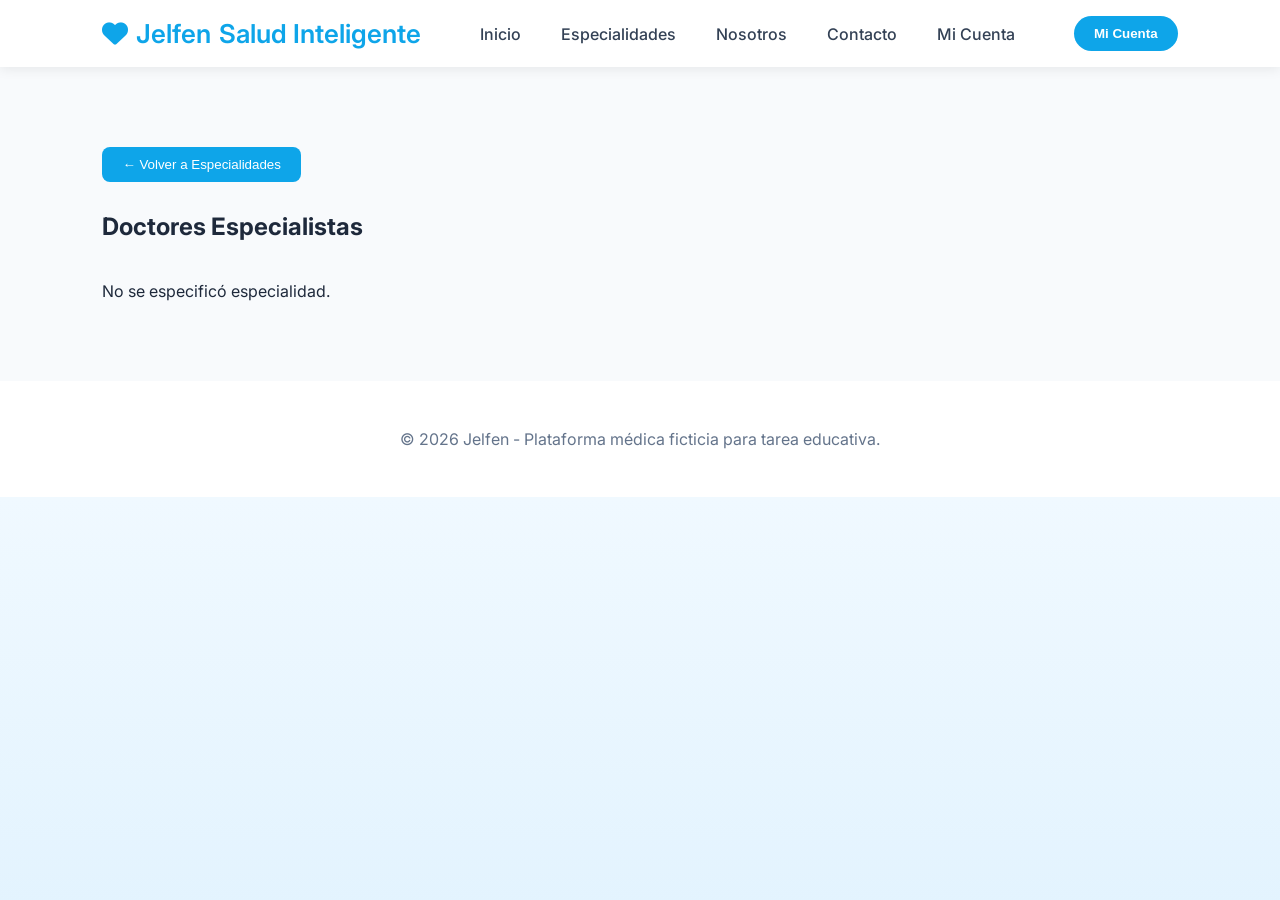
<file: doctores-especialidad.html>
<!DOCTYPE html>
<html lang="es">

<head>
    <meta charset="UTF-8">
    <meta name="viewport" content="width=device-width, initial-scale=1.0">
    <title>Doctores por Especialidad - Jelfen</title>
    <link href="https://fonts.googleapis.com/css2?family=Inter:wght@300;400;500;600&display=swap" rel="stylesheet">
    <link rel="stylesheet" href="https://cdnjs.cloudflare.com/ajax/libs/font-awesome/6.5.0/css/all.min.css">
    <link rel="stylesheet" href="css/styles.css">
</head>

<body>
    <header>
        <div class="logo" onclick="window.location.href='index.html'">
            <i class="fas fa-heart"></i> Jelfen
            <span>Salud Inteligente</span>
        </div>
        <nav>
            <a href="index.html">Inicio</a>
            <a href="especialidades.html">Especialidades</a>
            <a href="nosotros.html">Nosotros</a>
            <a href="#">Contacto</a>
            <a href="#">Mi Cuenta</a>
        </nav>
        <button class="mi-cuenta-btn">Mi Cuenta</button>
    </header>

    <section class="doctores-especialidad">
        <div class="container">
            <button class="back" onclick="window.location.href='especialidades.html'">← Volver a Especialidades</button>
            <h1 id="tituloEspecialidad">Doctores Especialistas</h1>
            <div class="doctors-grid" id="doctoresGrid"></div>
        </div>
    </section>

    <footer>
        © 2026 Jelfen - Plataforma médica ficticia para tarea educativa.
    </footer>

    <script type="module">
        import { doctors } from './js/data.js';

        const params = new URLSearchParams(window.location.search);
        const spec = params.get('spec');

        if (spec) {
            document.getElementById('tituloEspecialidad').textContent = `Doctores en ${spec}`;
            const filtrados = doctors.filter(d => d.spec.toLowerCase().includes(spec.toLowerCase()));

            let html = "";
            filtrados.forEach((d, i) => {
                const globalIndex = doctors.indexOf(d);
                html += `
                    <div class="card">
                        <img src="${d.img}" alt="${d.name}">
                        <h3>${d.name}</h3>
                        <div class="spec">${d.spec}</div>
                        <div class="rating">${'★'.repeat(Math.floor(d.rating))}${'☆'.repeat(5 - Math.floor(d.rating))} <span>(${d.rating})</span></div>
                        <button class="profile-btn" onclick="window.location.href='perfil.html?id=${globalIndex}'">Ver Perfil</button>
                    </div>
                `;
            });

            document.getElementById('doctoresGrid').innerHTML = html || "<p>No se encontraron doctores en esta especialidad.</p>";
        } else {
            document.getElementById('doctoresGrid').innerHTML = "<p>No se especificó especialidad.</p>";
        }
    </script>
</body>

</html>
</file>
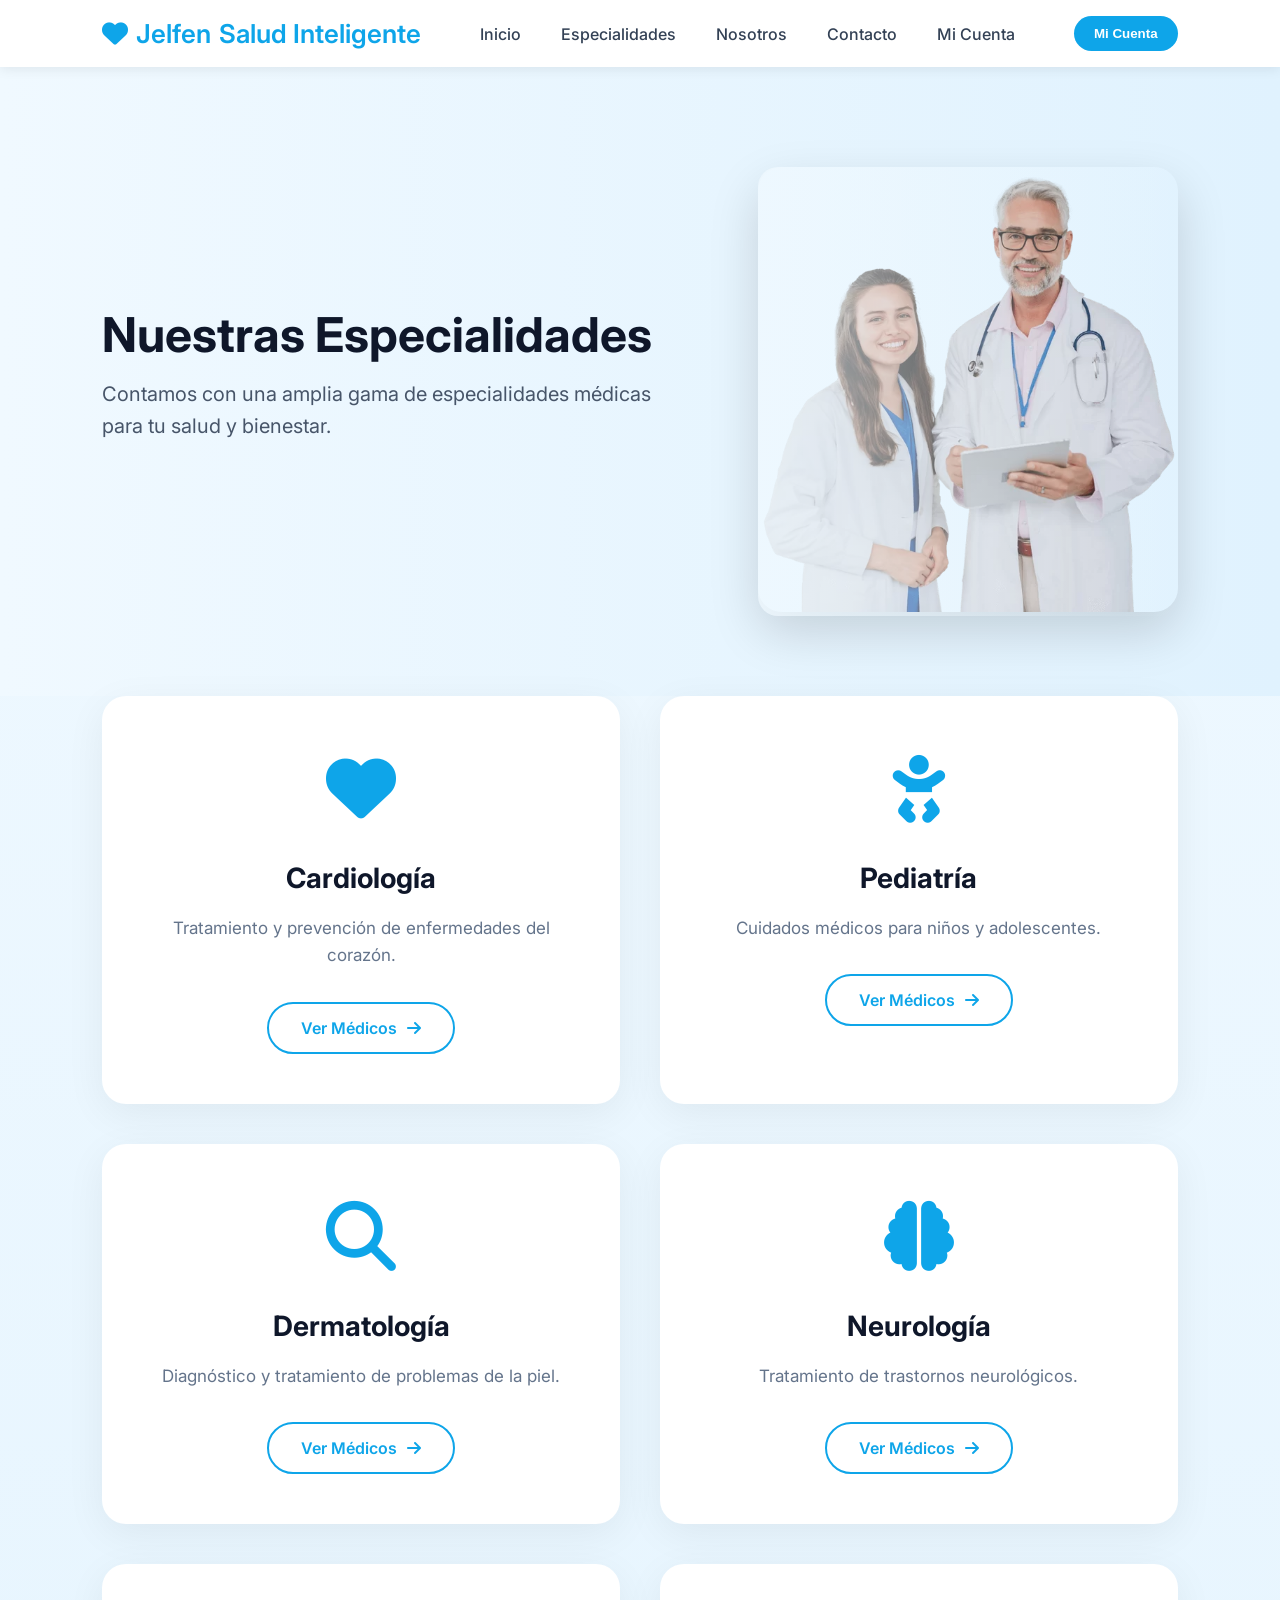
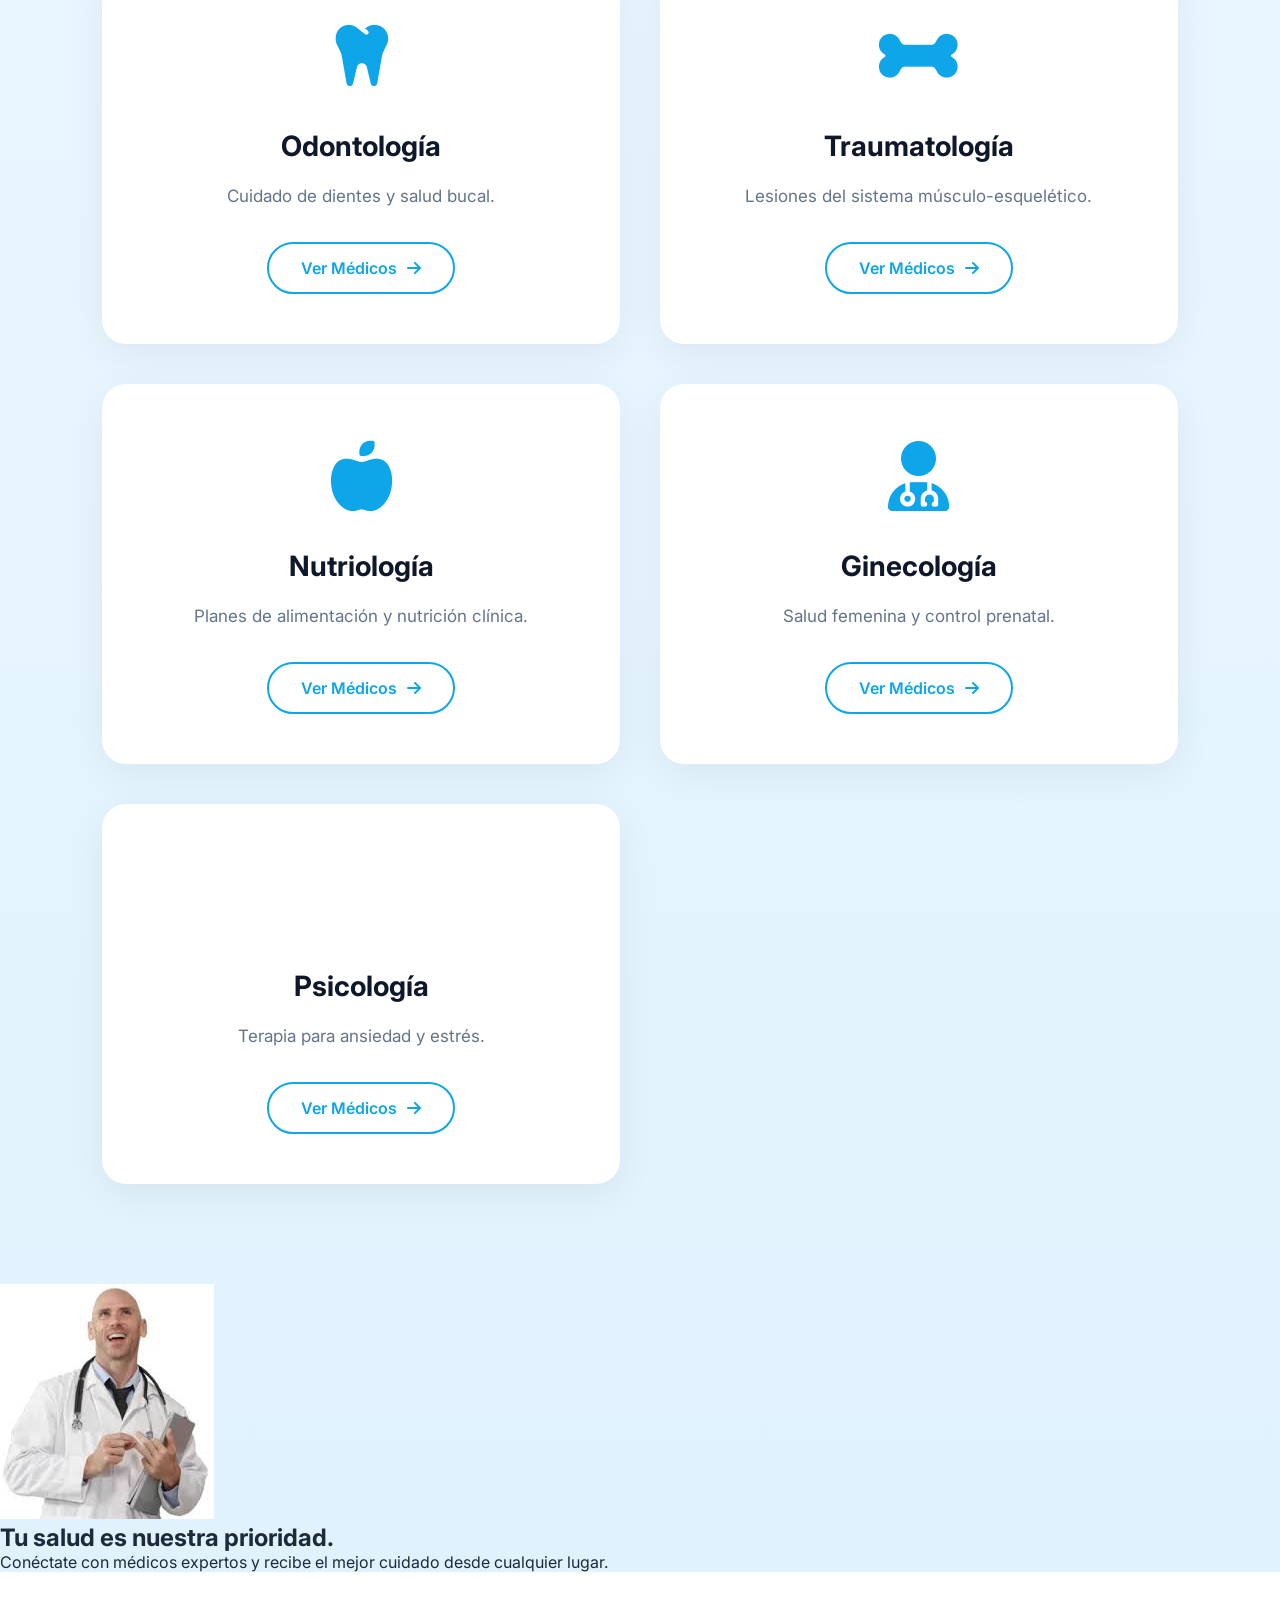
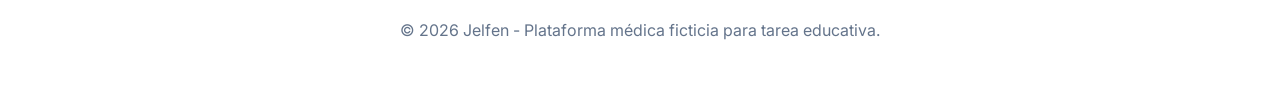
<file: especialidades.html>
<!DOCTYPE html>
<html lang="es">

<head>
    <meta charset="UTF-8">
    <meta name="viewport" content="width=device-width, initial-scale=1.0">
    <title>Especialidades - Jelfen Salud Inteligente</title>
    <link href="https://fonts.googleapis.com/css2?family=Inter:wght@300;400;500;600;700&display=swap" rel="stylesheet">
    <link rel="stylesheet" href="https://cdnjs.cloudflare.com/ajax/libs/font-awesome/6.5.0/css/all.min.css">
    <link rel="stylesheet" href="css/styles.css">
</head>

<body>
    <header>
        <div class="logo" onclick="window.location.href='index.html'">
            <i class="fas fa-heart"></i> Jelfen
            <span>Salud Inteligente</span>
        </div>
        <nav>
            <a href="index.html">Inicio</a>
            <a href="especialidades.html">Especialidades</a>
            <a href="nosotros.html">Nosotros</a>
            <a href="#">Contacto</a>
            <a href="#">Mi Cuenta</a>
        </nav>
        <button class="mi-cuenta-btn">Mi Cuenta</button>
    </header>

    <section class="especialidades-hero">
        <div class="hero-content">
            <h1>Nuestras Especialidades</h1>
            <p>Contamos con una amplia gama de especialidades médicas<br>para tu salud y bienestar.</p>
        </div>
        <div class="hero-image">
            <img src="images/especialidades.webp" alt="Doctora Jelfen">
        </div>
    </section>

    <section class="especialidades-grid">
        <div class="especialidad-card">
            <div class="icon"><i class="fas fa-heart"></i></div>
            <h3>Cardiología</h3>
            <p>Tratamiento y prevención de enfermedades del corazón.</p>
            <a href="doctores-especialidad.html?spec=Cardióloga" class="ver-btn">Ver Médicos <i
                    class="fas fa-arrow-right"></i></a>
        </div>

        <div class="especialidad-card">
            <div class="icon"><i class="fas fa-baby"></i></div>
            <h3>Pediatría</h3>
            <p>Cuidados médicos para niños y adolescentes.</p>
            <a href="doctores-especialidad.html?spec=Pediatra" class="ver-btn">Ver Médicos <i
                    class="fas fa-arrow-right"></i></a>
        </div>

        <div class="especialidad-card">
            <div class="icon"><i class="fas fa-search"></i></div>
            <h3>Dermatología</h3>
            <p>Diagnóstico y tratamiento de problemas de la piel.</p>
            <a href="doctores-especialidad.html?spec=Dermatóloga" class="ver-btn">Ver Médicos <i
                    class="fas fa-arrow-right"></i></a>
        </div>

        <div class="especialidad-card">
            <div class="icon"><i class="fas fa-brain"></i></div>
            <h3>Neurología</h3>
            <p>Tratamiento de trastornos neurológicos.</p>
            <a href="doctores-especialidad.html?spec=Neurólogo" class="ver-btn">Ver Médicos <i
                    class="fas fa-arrow-right"></i></a>
        </div>

        <div class="especialidad-card">
            <div class="icon"><i class="fas fa-tooth"></i></div>
            <h3>Odontología</h3>
            <p>Cuidado de dientes y salud bucal.</p>
            <a href="doctores-especialidad.html?spec=Odontólogo" class="ver-btn">Ver Médicos <i
                    class="fas fa-arrow-right"></i></a>
        </div>

        <div class="especialidad-card">
            <div class="icon"><i class="fas fa-bone"></i></div>
            <h3>Traumatología</h3>
            <p>Lesiones del sistema músculo-esquelético.</p>
            <a href="doctores-especialidad.html?spec=Traumatólogo" class="ver-btn">Ver Médicos <i
                    class="fas fa-arrow-right"></i></a>
        </div>

        <div class="especialidad-card">
            <div class="icon"><i class="fas fa-apple-alt"></i></div>
            <h3>Nutriología</h3>
            <p>Planes de alimentación y nutrición clínica.</p>
            <a href="doctores-especialidad.html?spec=Nutrióloga" class="ver-btn">Ver Médicos <i
                    class="fas fa-arrow-right"></i></a>
        </div>

        <div class="especialidad-card">
            <div class="icon"><i class="fas fa-user-md"></i></div>
            <h3>Ginecología</h3>
            <p>Salud femenina y control prenatal.</p>
            <a href="doctores-especialidad.html?spec=Ginecóloga" class="ver-btn">Ver Médicos <i
                    class="fas fa-arrow-right"></i></a>
        </div>

        <div class="especialidad-card">
            <div class="icon"><i class="fas fa-head-side-brain"></i></div>
            <h3>Psicología</h3>
            <p>Terapia para ansiedad y estrés.</p>
            <a href="doctores-especialidad.html?spec=Psicóloga" class="ver-btn">Ver Médicos <i
                    class="fas fa-arrow-right"></i></a>
        </div>
    </section>

    <section class="prioridad">
        <div class="prioridad-content">
            <img src="images/curioso.jpg" alt="Doctor y paciente">
            <div class="prioridad-text">
                <h2>Tu salud es nuestra prioridad.</h2>
                <p>Conéctate con médicos expertos y recibe el mejor cuidado desde cualquier lugar.</p>
            </div>
        </div>
    </section>

    <footer>
        © 2026 Jelfen - Plataforma médica ficticia para tarea educativa.
    </footer>
</body>

</html>
</file>
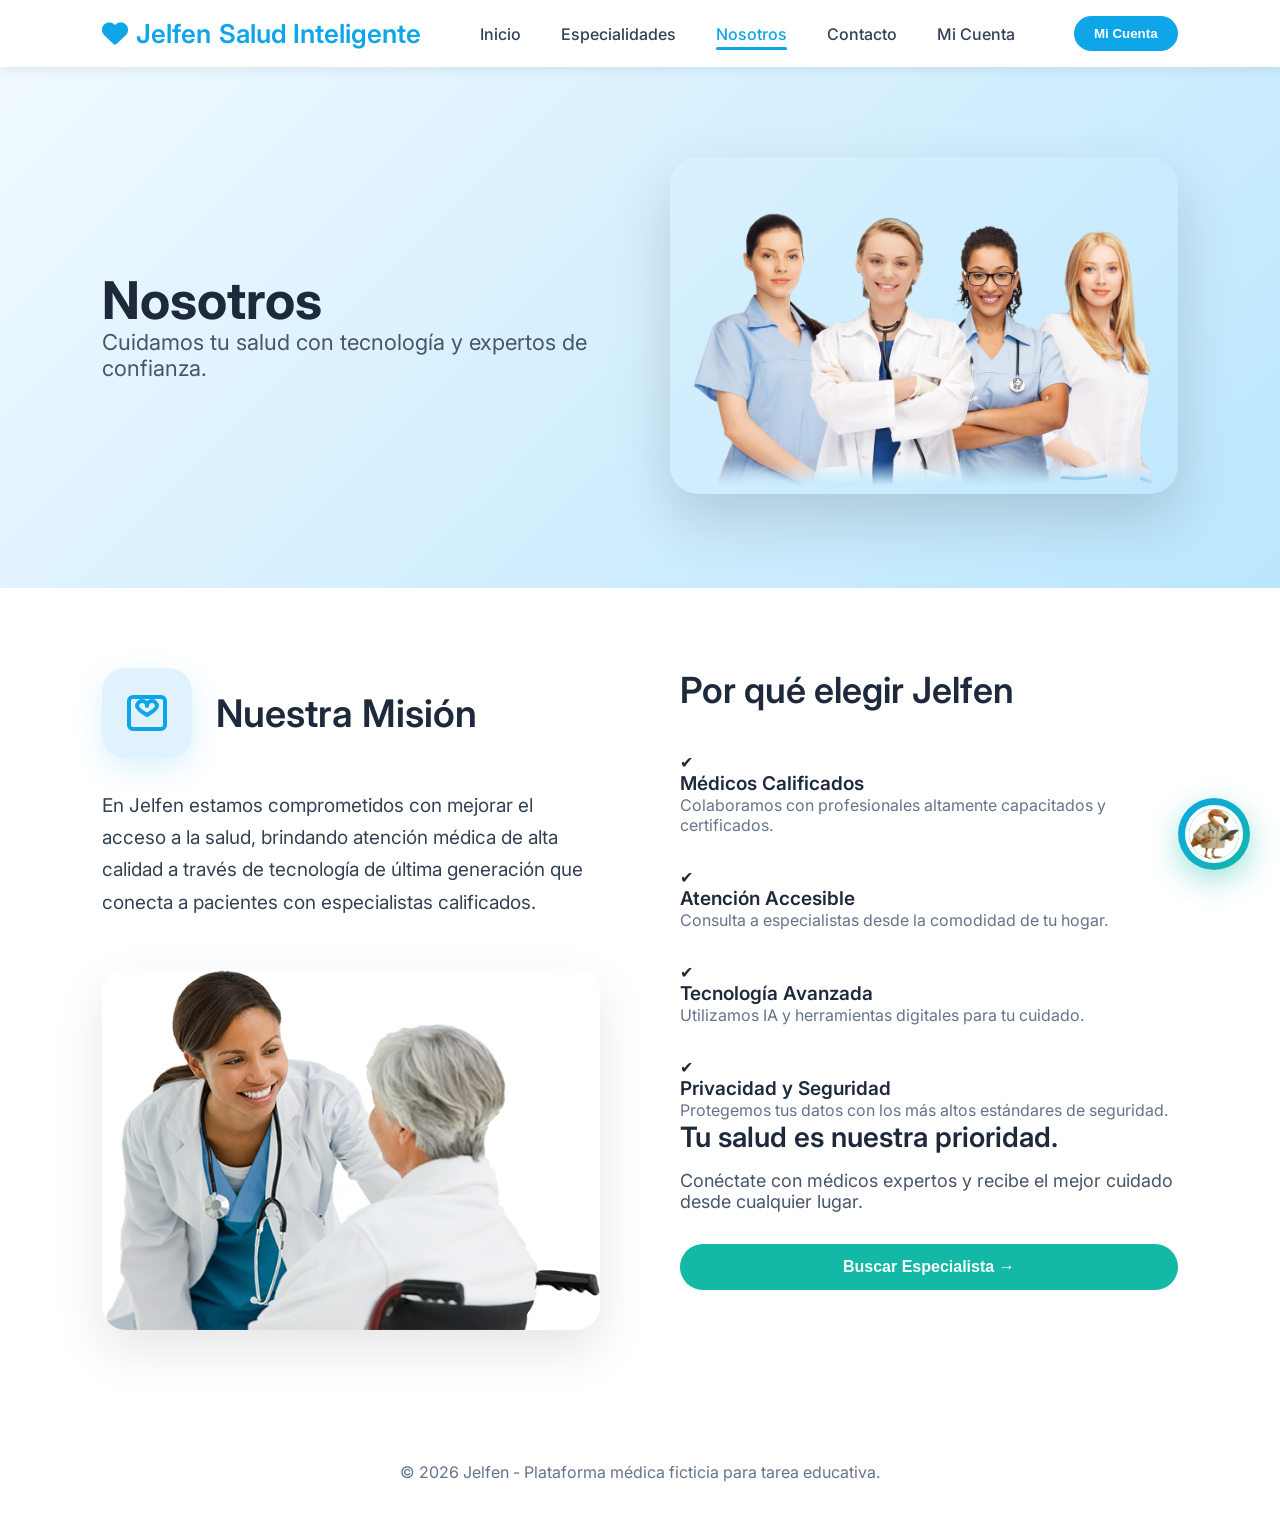
<file: nosotros.html>
<!DOCTYPE html>
<html lang="es">

<head>
    <meta charset="UTF-8">
    <meta name="viewport" content="width=device-width, initial-scale=1.0">
    <title>Nosotros - Jelfen Salud Inteligente</title>
    <link href="https://fonts.googleapis.com/css2?family=Inter:wght@300;400;500;600;700&display=swap" rel="stylesheet">
    <link rel="stylesheet" href="https://cdnjs.cloudflare.com/ajax/libs/font-awesome/6.5.0/css/all.min.css">
    <link rel="stylesheet" href="css/styles.css">
    <style>
        /* ==================== ESTILOS ESPECÍFICOS NOSOTROS ==================== */
        .nosotros-hero {
            padding: 90px 8%;
            background: linear-gradient(135deg, #f0f9ff 0%, #bae6fd 100%);
            display: flex;
            align-items: center;
            gap: 60px;
        }

        .nosotros-hero h1 {
            font-size: 52px;
            font-weight: 700;
            color: #1e293b;
            line-height: 1.05;
        }

        .nosotros-hero p {
            font-size: 22px;
            color: #475569;
            max-width: 520px;
        }

        .mision-icon {
            width: 90px;
            height: 90px;
            background: #e0f2fe;
            border-radius: 24px;
            display: flex;
            align-items: center;
            justify-content: center;
            box-shadow: 0 10px 30px rgba(14, 165, 233, 0.15);
        }

        .check-item {
            transition: all 0.3s ease;
        }

        .check-item:hover {
            transform: translateX(8px);
        }

        .priority-box button {
            transition: all 0.3s ease;
        }

        .priority-box button:hover {
            transform: scale(1.05);
            box-shadow: 0 15px 40px rgba(20, 184, 166, 0.4);
        }
    </style>
</head>

<body>

    <!-- HEADER (exacto como en tus otras páginas) -->
    <header>
        <div class="logo" onclick="window.location.href='index.html'">
            <i class="fas fa-heart"></i> Jelfen
            <span>Salud Inteligente</span>
        </div>
        <nav>
            <a href="index.html">Inicio</a>
            <a href="especialidades.html">Especialidades</a>
            <a href="nosotros.html" class="active">Nosotros</a>
            <a href="#">Contacto</a>
            <a href="#">Mi Cuenta</a>
        </nav>
        <button class="mi-cuenta-btn">Mi Cuenta</button>
    </header>

    <!-- HERO -->
    <section class="nosotros-hero">
        <div
            style="max-width:1280px; margin:0 auto; width:100%; display:grid; grid-template-columns:1fr 1fr; gap:60px; align-items:center;">
            <div>
                <h1>Nosotros</h1>
                <p>Cuidamos tu salud con tecnología y expertos de confianza.</p>
            </div>
            <div>
                <img src="images/equipo-nosotros.png" alt="Equipo Jelfen"
                    style="width:100%; border-radius:28px; box-shadow:0 25px 60px rgba(0,0,0,0.15);">
            </div>
        </div>
    </section>

    <!-- CONTENIDO -->
    <section style="padding:80px 8%; background:white;">
        <div style="max-width:1280px; margin:0 auto; display:grid; grid-template-columns:1fr 1fr; gap:80px;">

            <!-- IZQUIERDA -->
            <div>
                <div style="display:flex; align-items:center; gap:24px; margin-bottom:32px;">
                    <div class="mision-icon">
                        <svg xmlns="http://www.w3.org/2000/svg" width="48" height="48" viewBox="0 0 24 24" fill="none"
                            stroke="#0ea5e9" stroke-width="2" stroke-linecap="round" stroke-linejoin="round">
                            <rect x="3" y="4" width="18" height="16" rx="2" />
                            <path
                                d="M12 8.5C12 7 13 6 14.5 6C16 6 17 7.5 17 8.5C17 10 12 13 12 13C12 13 7 10 7 8.5C7 7.5 8 6 9.5 6C11 6 12 7 12 8.5Z" />
                        </svg>
                    </div>
                    <h2 style="font-size:38px; font-weight:600; color:#1e293b;">Nuestra Misión</h2>
                </div>
                <p style="font-size:19px; line-height:1.7; color:#334155;">
                    En Jelfen estamos comprometidos con mejorar el acceso a la salud,
                    brindando atención médica de alta calidad a través de tecnología de última generación
                    que conecta a pacientes con especialistas calificados.
                </p>

                <img src="images/doctor-paciente.png" alt="Atención personalizada"
                    style="margin-top:50px; width:100%; border-radius:24px; box-shadow:0 20px 50px rgba(0,0,0,0.1);">
            </div>

            <!-- DERECHA -->
            <div>
                <h3 style="font-size:36px; font-weight:600; margin-bottom:40px; color:#1e293b;">Por qué elegir Jelfen
                </h3>

                <div style="display:flex; flex-direction:column; gap:32px;">
                    <div class="check-item">
                        <div class="check-circle">✔</div>
                        <div>
                            <h4 style="font-weight:600; font-size:19px;">Médicos Calificados</h4>
                            <p style="color:#64748b;">Colaboramos con profesionales altamente capacitados y
                                certificados.</p>
                        </div>
                    </div>
                    <div class="check-item">
                        <div class="check-circle">✔</div>
                        <div>
                            <h4 style="font-weight:600; font-size:19px;">Atención Accesible</h4>
                            <p style="color:#64748b;">Consulta a especialistas desde la comodidad de tu hogar.</p>
                        </div>
                    </div>
                    <div class="check-item">
                        <div class="check-circle">✔</div>
                        <div>
                            <h4 style="font-weight:600; font-size:19px;">Tecnología Avanzada</h4>
                            <p style="color:#64748b;">Utilizamos IA y herramientas digitales para tu cuidado.</p>
                        </div>
                    </div>
                    <div class="check-item">
                        <div class="check-circle">✔</div>
                        <div>
                            <h4 style="font-weight:600; font-size:19px;">Privacidad y Seguridad</h4>
                            <p style="color:#64748b;">Protegemos tus datos con los más altos estándares de seguridad.
                            </p>
                        </div>
                    </div>
                </div>

                <!-- BOTÓN MEJORADO -->
                <div class="priority-box">
                    <h3 style="font-size:28px; font-weight:600; color:#1e293b;">Tu salud es nuestra prioridad.</h3>
                    <p style="font-size:18px; color:#475569; margin-top:16px;">
                        Conéctate con médicos expertos y recibe el mejor cuidado desde cualquier lugar.
                    </p>
                    <button onclick="window.location.href='especialidades.html'" class="buscar-btn"
                        style="margin-top:32px; width:100%;">
                        Buscar Especialista →
                    </button>
                </div>
            </div>
        </div>
    </section>

    <!-- CHAT (ahora 100% consistente con styles.css) -->
    <div class="chat-toggle" onclick="toggleChat()">
        <img src="images/flamingo.png" alt="Jelfen">
    </div>

    <div class="chat" id="chat">
        <div class="chat-header" onclick="toggleChat()">
            <img src="images/flamingo.png" class="chat-mascot" alt="Jelfen">
            <span>IA Jelfen</span>
        </div>
        <div class="chat-messages" id="messages"></div>
        <div class="chat-input">
            <input id="input" placeholder="Describe tus síntomas..." onkeypress="if(event.key === 'Enter') send()">
            <button onclick="send()">Enviar</button>
        </div>
    </div>

    <!-- FOOTER (igual que en especialidades.html e index.html) -->
    <footer>
        © 2026 Jelfen - Plataforma médica ficticia para tarea educativa.
    </footer>

    <script>
        // ==================== CHAT IA (corregido con clases reales de tu CSS) ====================
        function toggleChat() {
            const chat = document.getElementById('chat');
            chat.style.display = (chat.style.display === 'block') ? 'none' : 'block';
        }

        function send() {
            const input = document.getElementById('input');
            const messages = document.getElementById('messages');

            if (input.value.trim() !== '') {
                const userMsg = document.createElement('div');
                userMsg.className = 'user';
                userMsg.textContent = input.value;
                messages.appendChild(userMsg);
                messages.scrollTop = messages.scrollHeight;

                setTimeout(() => {
                    const iaMsg = document.createElement('div');
                    iaMsg.className = 'bot';
                    iaMsg.textContent = '¡Hola! Soy Jelfen IA. ¿En qué puedo ayudarte con tu salud hoy?';
                    messages.appendChild(iaMsg);
                    messages.scrollTop = messages.scrollHeight;
                }, 700);

                input.value = '';
            }
        }

        window.onload = function () {
            document.getElementById('chat').style.display = 'none';
            console.log("✅ Nosotros mejorada y cargada correctamente");
        };
    </script>
</body>

</html>
</file>
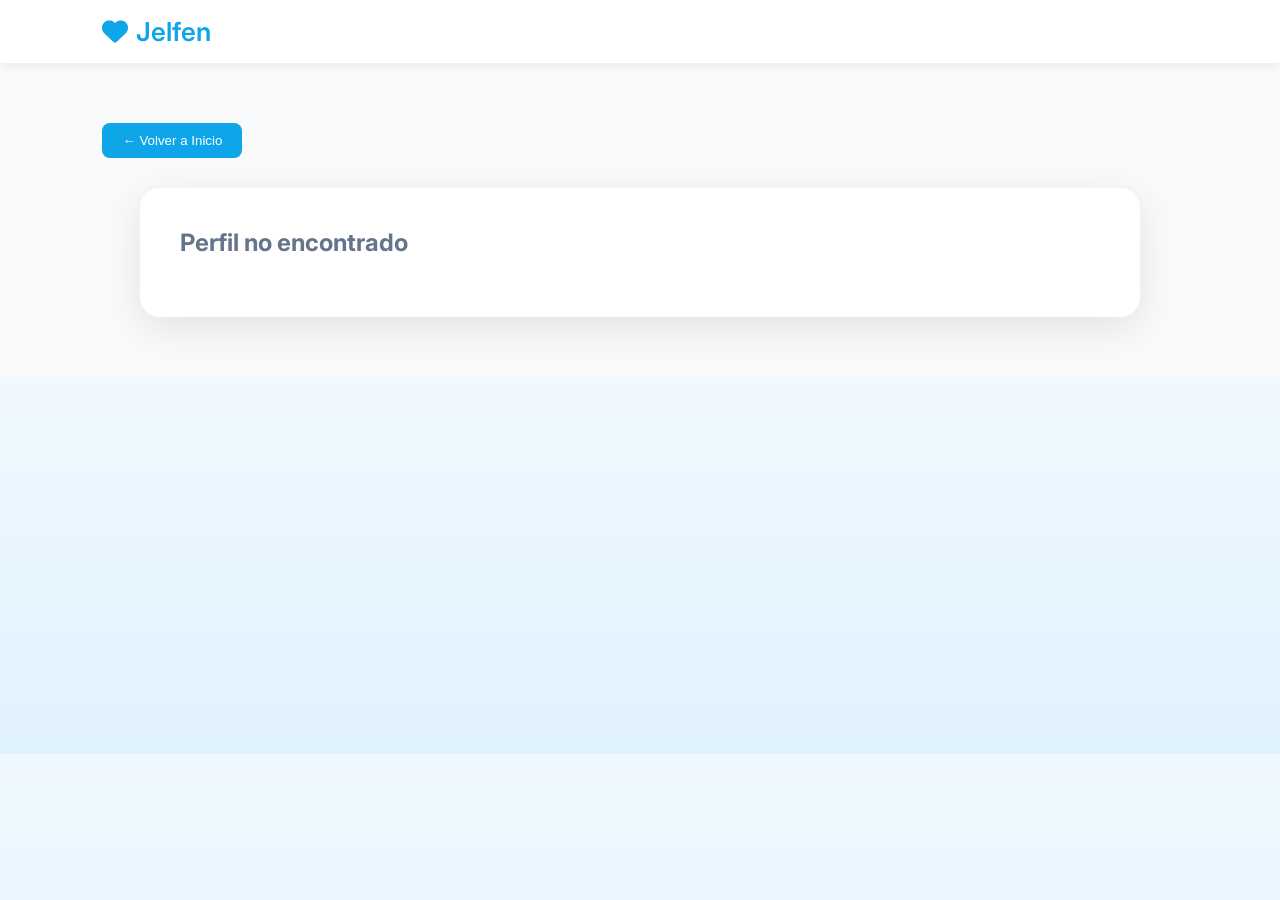
<file: perfil.html>
<!DOCTYPE html>
<html lang="es">

<head>
    <meta charset="UTF-8">
    <meta name="viewport" content="width=device-width, initial-scale=1.0">
    <title>Perfil Médico - Jelfen</title>
    <link href="https://fonts.googleapis.com/css2?family=Inter:wght@300;400;500;600&display=swap" rel="stylesheet">
    <link rel="stylesheet" href="https://cdnjs.cloudflare.com/ajax/libs/font-awesome/6.5.0/css/all.min.css">
    <link rel="stylesheet" href="css/styles.css">
</head>

<body>
    <header>
        <div class="logo" onclick="window.location.href='index.html'">
            <i class="fas fa-heart"></i> Jelfen
        </div>
    </header>

    <div class="profile">
        <button class="back" onclick="window.location.href='index.html'">← Volver a Inicio</button>
        <div id="profileContent"></div>
    </div>

    <script type="module">
        import { doctors } from './js/data.js';

        const params = new URLSearchParams(window.location.search);
        const id = parseInt(params.get('id'));

        if (!isNaN(id) && doctors[id]) {
            const d = doctors[id];
            let html = `
                <div class="profile-card">
                    <img src="${d.img}" alt="${d.name}">
                    <div class="profile-info">
                        <h1>${d.name}</h1>
                        <h2>${d.spec}</h2>
                        <ul>
                            <li><i class="fas fa-heart"></i> ${d.treatments}</li>
                            <li><i class="fas fa-clock"></i> ${d.exp} de experiencia</li>
                            <li><i class="fas fa-hospital"></i> ${d.hospital}</li>
                            <li><i class="fas fa-graduation-cap"></i> ${d.education}</li>
                            <li><i class="fas fa-video"></i> ${d.consultType}</li>
                        </ul>
                        <div class="profile-buttons">
                            <button class="profile-btn">📅 Agendar Cita</button>
                            <button class="profile-btn" style="background:#0ea5e9;">💬 Enviar Mensaje</button>
                        </div>
                    </div>
                </div>

                <div class="about-doctor">
                    <h3>Acerca del Doctor</h3>
                    <p>${d.desc}</p>
                </div>

                <div class="comments">
                    <h3>Reseñas</h3>
            `;

            d.comments.forEach(c => {
                const stars = '★'.repeat(c.rating) + '☆'.repeat(5 - c.rating);
                html += `
                    <div class="comment">
                        <span class="reviewer">${c.name}, ${c.age} años</span>
                        <span class="stars">${stars}</span>
                        <p>${c.text}</p>
                    </div>
                `;
            });

            html += `</div>`;
            document.getElementById('profileContent').innerHTML = html;
        } else {
            document.getElementById('profileContent').innerHTML = '<h2>Perfil no encontrado</h2>';
        }
    </script>
</body>

</html>
</file>
<file: css/styles.css>
* {
    margin: 0;
    padding: 0;
    box-sizing: border-box;
}

body {
    font-family: 'Inter', sans-serif;
    background: linear-gradient(to bottom, #f0f9ff, #e0f2fe);
    color: #1e293b;
}

/* Header */
header {
    display: flex;
    justify-content: space-between;
    align-items: center;
    padding: 16px 8%;
    background: white;
    box-shadow: 0 2px 12px rgba(0, 0, 0, 0.08);
    position: sticky;
    top: 0;
    z-index: 100;
}

.logo {
    display: flex;
    align-items: center;
    gap: 8px;
    font-size: 26px;
    font-weight: 600;
    color: #0ea5e9;
    cursor: pointer;
}

nav a {
    margin: 0 18px;
    text-decoration: none;
    color: #334155;
    font-weight: 500;
    cursor: pointer;
}

.mi-cuenta-btn {
    background: #0ea5e9;
    color: white;
    border: none;
    padding: 10px 20px;
    border-radius: 50px;
    font-weight: 600;
    cursor: pointer;
}

/* Hero */
.hero {
    display: flex;
    align-items: center;
    padding: 80px 8%;
    background: linear-gradient(to right, #f0f9ff, #bae6fd);
    gap: 60px;
}

.hero-content h1 {
    font-size: 42px;
    line-height: 1.1;
    margin-bottom: 16px;
}

.hero-content p {
    font-size: 18px;
    color: #475569;
    margin-bottom: 32px;
}

.buscar-btn {
    background: #14b8a6;
    color: white;
    border: none;
    padding: 14px 32px;
    border-radius: 50px;
    font-size: 16px;
    font-weight: 600;
    cursor: pointer;
}

.hero-image {
    max-width: 420px;
    position: relative;
}

.hero-image img {
    width: 100%;
    border-radius: 20px;
    box-shadow: 0 20px 40px rgba(0, 0, 0, 0.12);
}

.hero-image::after {
    content: '';
    position: absolute;
    inset: 0;
    background: linear-gradient(to right, rgba(240, 249, 255, 0.75), transparent);
    border-radius: 20px;
}

/* Especialistas */
.specialists {
    padding: 60px 8%;
    background: white;
}

.specialists h2 {
    text-align: center;
    font-size: 32px;
    margin-bottom: 40px;
}

.search {
    text-align: center;
    margin-bottom: 40px;
    position: relative;
}

.search input {
    width: 420px;
    max-width: 90%;
    padding: 14px 50px 14px 20px;
    border: 1px solid #d1d5db;
    border-radius: 50px;
    font-size: 16px;
}

.search i {
    position: absolute;
    right: calc(50% - 190px);
    top: 16px;
    color: #0ea5e9;
}

.doctors-wrapper {
    position: relative;
}

.doctors {
    display: flex;
    gap: 24px;
    overflow-x: auto;
    padding: 20px 0;
}

.card {
    background: white;
    border-radius: 16px;
    box-shadow: 0 8px 24px rgba(0, 0, 0, 0.08);
    min-width: 280px;
    padding: 16px;
    transition: transform 0.3s;
}

.card:hover {
    transform: translateY(-8px);
}

.card img {
    width: 100%;
    height: 200px;
    object-fit: cover;
    border-radius: 12px;
}

.card h3 {
    margin: 12px 0 6px;
    font-size: 20px;
}

.card .spec {
    color: #64748b;
    font-weight: 500;
}

.card .short {
    font-size: 14px;
    color: #475569;
    margin: 8px 0;
}

.card .rating {
    color: #facc15;
    font-size: 18px;
    margin-top: 8px;
}

.profile-btn {
    background: linear-gradient(90deg, #14b8a6, #0f9d8f);
    color: white;
    border: none;
    width: 100%;
    padding: 12px;
    border-radius: 50px;
    margin-top: 12px;
    font-weight: 600;
    cursor: pointer;
}

.arrow {
    position: absolute;
    top: 50%;
    transform: translateY(-50%);
    background: white;
    border: none;
    width: 44px;
    height: 44px;
    border-radius: 50%;
    box-shadow: 0 4px 12px rgba(0, 0, 0, 0.1);
    cursor: pointer;
}

/* CHAT - CÍRCULO FLOTANTE AZUL (referencia imagen 2) */
.chat-toggle {
    position: fixed;
    bottom: 30px;
    right: 30px;
    width: 72px;
    height: 72px;
    background: linear-gradient(135deg, #0ea5e9, #14b8a6);
    border-radius: 50%;
    box-shadow: 0 10px 30px rgba(20, 184, 166, 0.4);
    cursor: pointer;
    z-index: 999;
    display: flex;
    align-items: center;
    justify-content: center;
    transition: transform 0.3s;
}

.chat-toggle:hover {
    transform: scale(1.12);
}

.chat-toggle img {
    width: 58px;
    height: 58px;
    border-radius: 50%;
    border: 4px solid white;
}

.chat {
    position: fixed;
    bottom: 120px;
    right: 30px;
    width: 380px;
    background: white;
    border-radius: 20px;
    box-shadow: 0 20px 60px rgba(0, 0, 0, 0.25);
    overflow: hidden;
    transition: all 0.3s ease;
    z-index: 998;
}

.chat-header {
    background: linear-gradient(135deg, #0ea5e9, #14b8a6);
    color: white;
    padding: 14px 18px;
    display: flex;
    align-items: center;
    gap: 12px;
    font-weight: 600;
}

.chat-mascot {
    width: 48px;
    height: 48px;
    border-radius: 50%;
    object-fit: cover;
    border: 3px solid white;
}

.chat-messages {
    height: 340px;
    overflow-y: auto;
    padding: 16px;
    background: #f9fafb;
}

.msg {
    padding: 12px 18px;
    margin: 10px 0;
    border-radius: 18px;
    max-width: 80%;
}

.user {
    background: #0ea5e9;
    color: white;
    margin-left: auto;
}

.bot {
    background: #e0f7fa;
    color: #0f172a;
}

.chat-input {
    display: flex;
    border-top: 1px solid #e2e8f0;
}

.chat-input input {
    flex: 1;
    padding: 14px 18px;
    border: none;
    outline: none;
}

.chat-input button {
    background: #0ea5e9;
    color: white;
    border: none;
    padding: 0 22px;
    cursor: pointer;
}

/* Perfil (diseño imagen) */
.profile {
    padding: 60px 8%;
    background: #f8fafc;
}

.back {
    background: #0ea5e9;
    color: white;
    border: none;
    padding: 10px 20px;
    border-radius: 8px;
    cursor: pointer;
    margin-bottom: 30px;
}

#profileContent {
    max-width: 1000px;
    margin: 0 auto;
    background: white;
    border-radius: 20px;
    padding: 40px;
    box-shadow: 0 10px 40px rgba(0, 0, 0, 0.1);
}

#profileContent img {
    width: 100%;
    border-radius: 16px;
    margin-bottom: 30px;
}

#profileContent h1 {
    font-size: 32px;
    margin-bottom: 8px;
}

#profileContent h2 {
    color: #64748b;
    margin-bottom: 20px;
}

#profileContent ul {
    list-style: none;
    margin: 20px 0;
}

#profileContent ul li {
    margin: 12px 0;
    font-size: 18px;
    display: flex;
    align-items: center;
    gap: 12px;
}

#profileContent ul li i {
    color: #14b8a6;
    font-size: 22px;
}

.profile-btn {
    background: linear-gradient(90deg, #14b8a6, #0f9d8f);
    color: white;
    border: none;
    padding: 14px 28px;
    border-radius: 50px;
    font-size: 16px;
    font-weight: 600;
    cursor: pointer;
    margin-right: 12px;
}

.comments {
    margin-top: 40px;
}

.comment {
    padding: 20px 0;
    border-bottom: 1px solid #e2e8f0;
}

.reviewer {
    font-weight: 600;
    color: #0ea5e9;
}

.stars {
    color: #facc15;
    margin-left: 10px;
}

footer {
    text-align: center;
    padding: 3rem;
    background: white;
    color: #64748b;
}

/* Especialidades - más ancho y cómodo */
.especialidades-hero {
    display: flex;
    align-items: center;
    padding: 100px 8% 80px;
    background: linear-gradient(to right, #f0f9ff, #e0f2fe);
    gap: 80px;
    max-width: 1400px;
    margin: 0 auto;
}

.especialidades-hero .hero-content {
    flex: 1;
}

.especialidades-hero .hero-content h1 {
    font-size: 48px;
    margin-bottom: 16px;
    color: #0f172a;
}

.especialidades-hero .hero-content p {
    font-size: 20px;
    color: #475569;
    line-height: 1.6;
}

.especialidades-hero .hero-image img {
    width: 100%;
    max-width: 480px;
    border-radius: 24px;
    box-shadow: 0 20px 50px rgba(0, 0, 0, 0.15);
}

/* Grid de Especialidades - más espaciado y ancho */
.especialidades-grid {
    display: grid;
    grid-template-columns: repeat(auto-fit, minmax(340px, 1fr));
    gap: 40px;
    padding: 0 8% 100px;
    max-width: 1400px;
    margin: 0 auto;
}

.especialidad-card {
    background: white;
    border-radius: 24px;
    padding: 50px 40px;
    text-align: center;
    box-shadow: 0 10px 40px rgba(0, 0, 0, 0.06);
    transition: all 0.3s ease;
}

.especialidad-card:hover {
    transform: translateY(-12px);
    box-shadow: 0 20px 60px rgba(0, 0, 0, 0.12);
}

.especialidad-card .icon {
    font-size: 70px;
    color: #0ea5e9;
    margin-bottom: 30px;
}

.especialidad-card h3 {
    font-size: 28px;
    margin-bottom: 20px;
    color: #0f172a;
}

.especialidad-card p {
    font-size: 17px;
    color: #64748b;
    margin-bottom: 32px;
    line-height: 1.6;
}

.ver-btn {
    display: inline-flex;
    align-items: center;
    gap: 10px;
    background: transparent;
    border: 2px solid #0ea5e9;
    color: #0ea5e9;
    padding: 14px 32px;
    border-radius: 50px;
    font-weight: 600;
    font-size: 16px;
    text-decoration: none;
    transition: all 0.3s;
}

.ver-btn:hover {
    background: #0ea5e9;
    color: white;
}

/* Doctores filtrados - imágenes más pequeñas y cómodas */
.doctores-especialidad {
    padding: 80px 8%;
    background: #f8fafc;
}

.doctors-grid {
    display: grid;
    grid-template-columns: repeat(auto-fit, minmax(280px, 1fr));
    gap: 30px;
    margin-top: 40px;
}

.card img {
    width: 100%;
    height: 180px;
    /* tamaño más cómodo */
    object-fit: cover;
    border-radius: 12px 12px 0 0;
}

.card h3 {
    margin: 16px 16px 4px;
    font-size: 20px;
}

.card .spec {
    margin: 0 16px;
    color: #64748b;
    font-weight: 500;
}

.card .rating {
    margin: 8px 16px 16px;
    color: #facc15;
    font-size: 18px;
}

.card .profile-btn {
    background: #14b8a6;
    color: white;
    border: none;
    width: 100%;
    padding: 14px;
    border-radius: 0 0 16px 16px;
    font-weight: 600;
    cursor: pointer;
}

/* ==================== ESTILOS NOSOTROS ==================== */
nav a.active {
    color: #0ea5e9;
    position: relative;
}

nav a.active::after {
    content: '';
    position: absolute;
    bottom: -6px;
    left: 0;
    width: 100%;
    height: 3px;
    background: #0ea5e9;
    border-radius: 3px;
}
</file>
